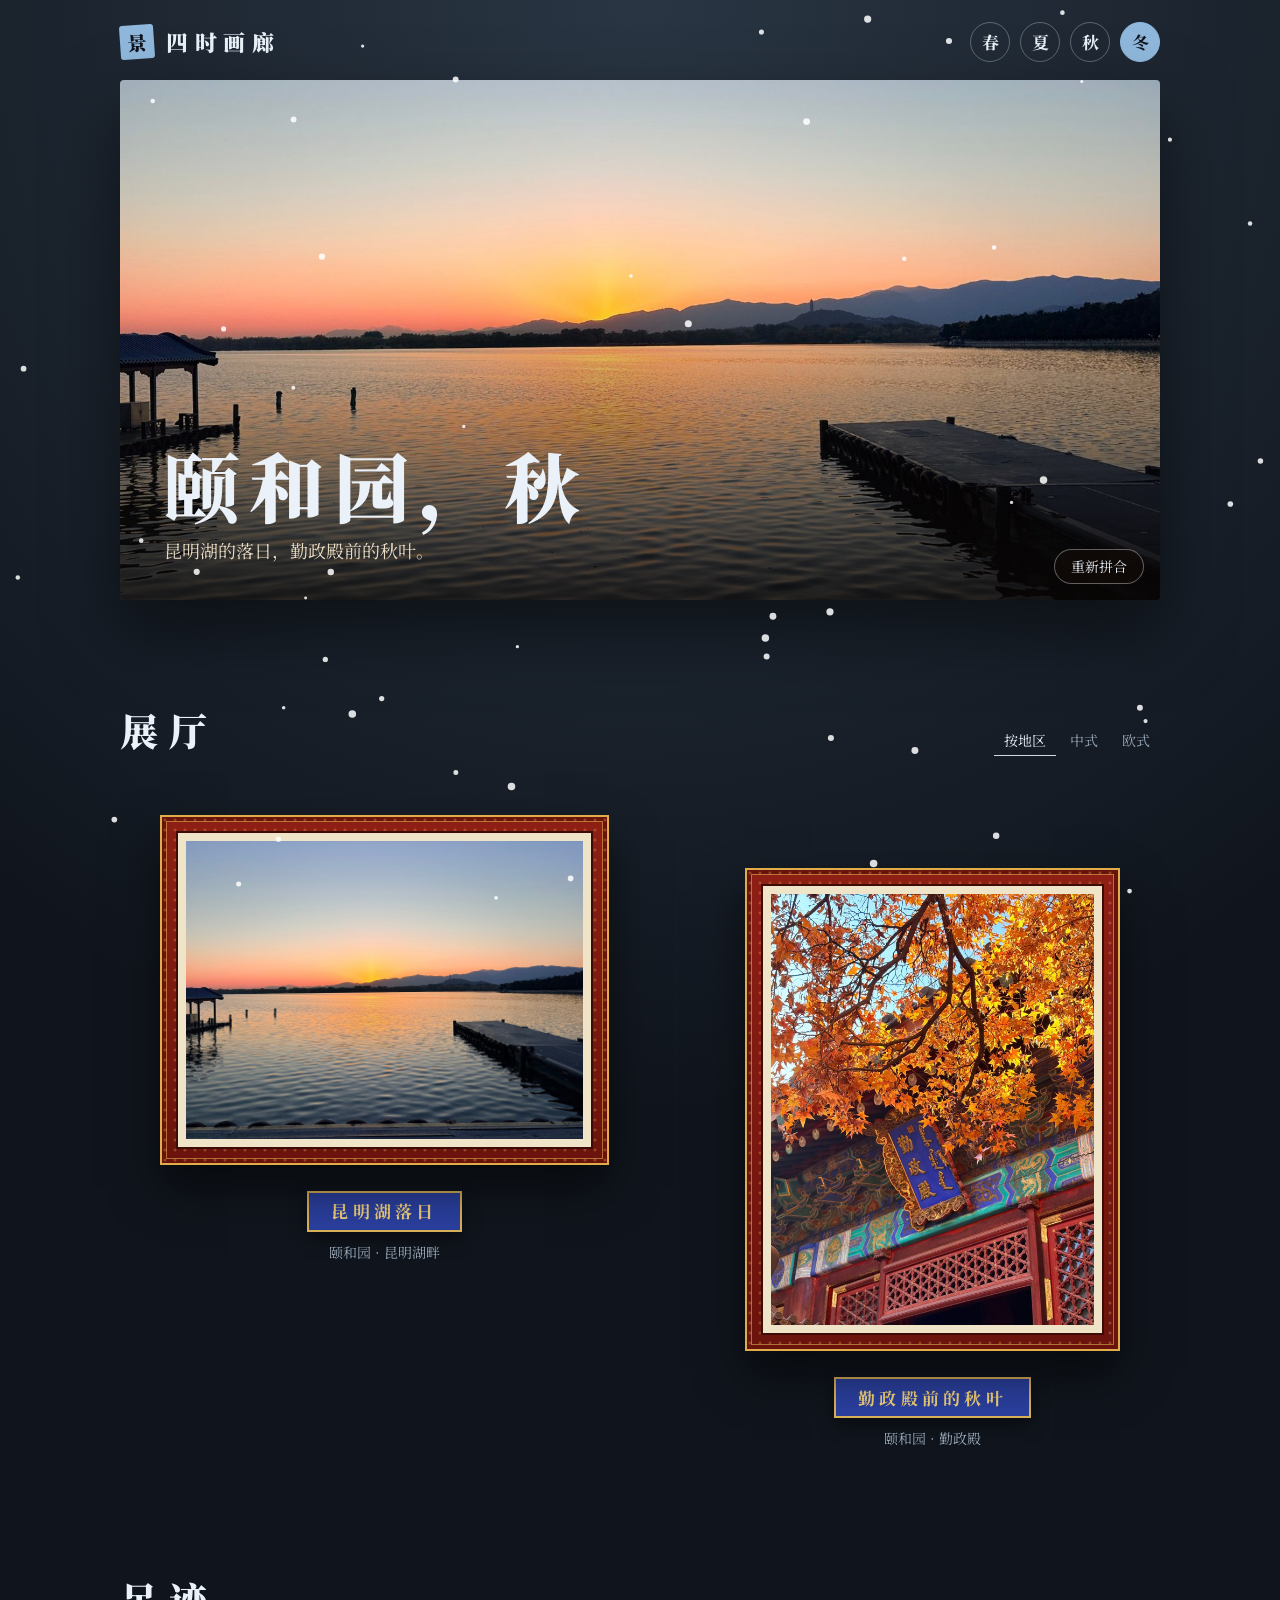
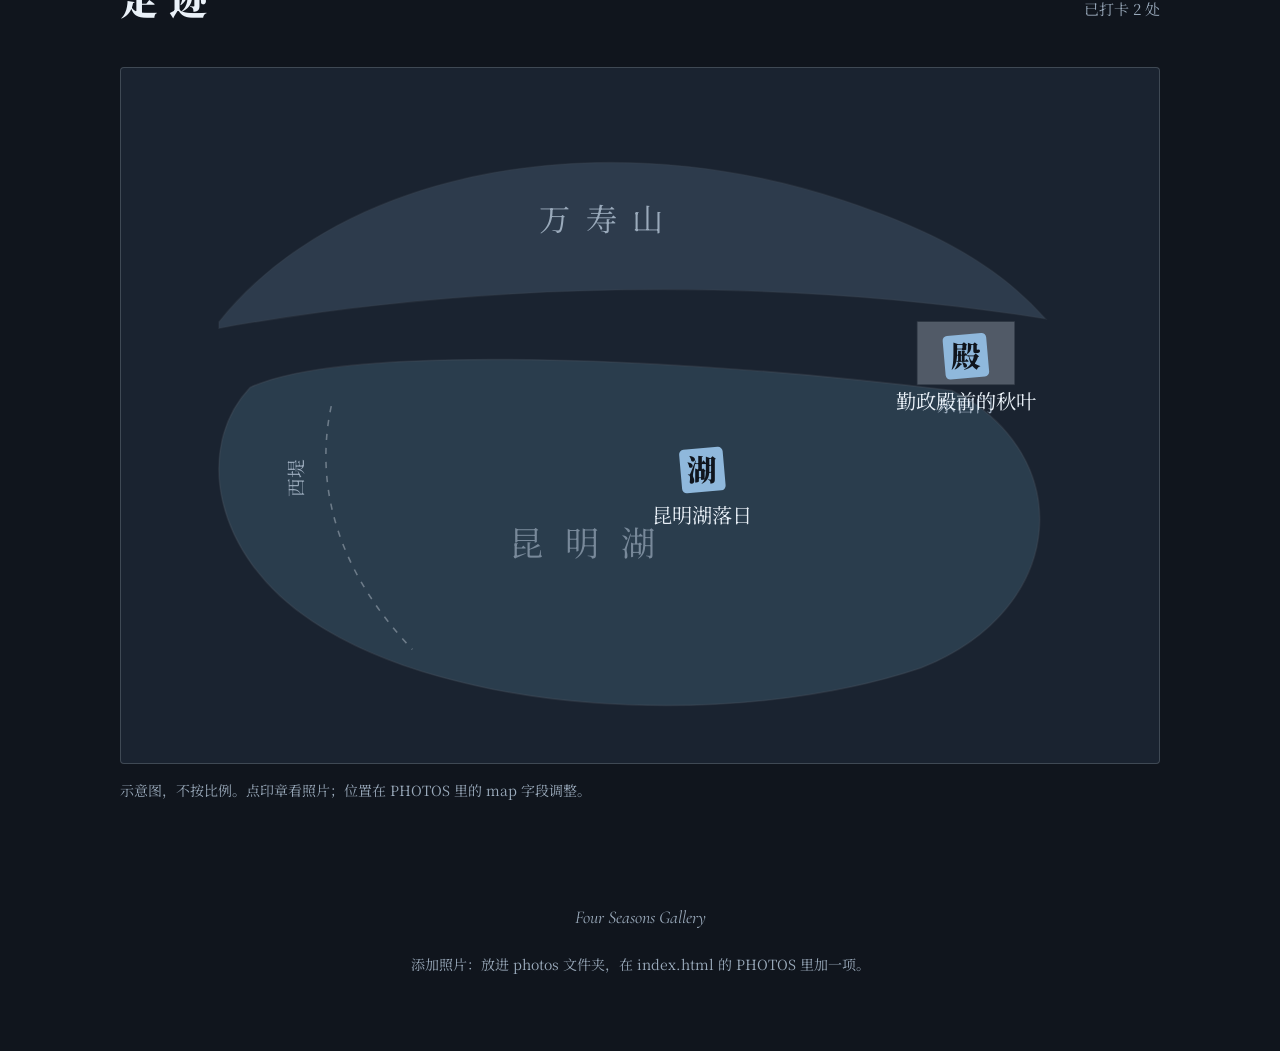
<file: imports/gallery/index.html>
<!DOCTYPE html>
<html lang="zh-CN" data-season="autumn">
<head>
<meta charset="utf-8">
<meta name="viewport" content="width=device-width, initial-scale=1, viewport-fit=cover">
<title>四时画廊</title>
<link rel="icon" href="data:image/svg+xml,<svg xmlns='http://www.w3.org/2000/svg' viewBox='0 0 100 100'><text y='.9em' font-size='90'>🍁</text></svg>">
<link rel="preconnect" href="https://fonts.googleapis.com">
<link href="https://fonts.googleapis.com/css2?family=Noto+Serif+SC:wght@400;700;900&family=Cormorant+Garamond:ital,wght@1,500&display=swap" rel="stylesheet">
<style>
:root{color-scheme:dark;box-sizing:border-box;padding-top:env(safe-area-inset-top,0px);padding-bottom:env(safe-area-inset-bottom,0px);
--serif:"Noto Serif SC","Songti SC","STSong","SimSun",serif;--latin:"Cormorant Garamond",Georgia,serif}
html{scroll-padding-top:env(safe-area-inset-top,0px)}
:root[data-season=autumn]{--bg:#1b1310;--bg2:#2a1b15;--ink:#f4e8d2;--mute:#b9a58c;--accent:#d2452c;--gold:#e0ad4a;--glow:rgba(224,130,50,.22)}
:root[data-season=spring]{--bg:#171519;--bg2:#251f27;--ink:#f6ebee;--mute:#b9a3ab;--accent:#e58aa3;--gold:#e8c3a0;--glow:rgba(229,138,163,.18)}
:root[data-season=summer]{--bg:#0e1a17;--bg2:#162a22;--ink:#e9f2e4;--mute:#9db5a4;--accent:#58b58a;--gold:#d9c36a;--glow:rgba(88,181,138,.18)}
:root[data-season=winter]{--bg:#10151d;--bg2:#1a2330;--ink:#eaf1f8;--mute:#9aaabb;--accent:#8fb8dc;--gold:#cfd9e6;--glow:rgba(143,184,220,.2)}
*,*::before,*::after{box-sizing:inherit}
html,body{margin:0}
body{background:radial-gradient(120% 60% at 50% 0,var(--glow),transparent 70%),var(--bg);color:var(--ink);font:400 17px/1.8 var(--serif);transition:background-color .8s,color .8s;min-height:100vh;overflow-x:hidden}
#fx{position:fixed;inset:0;width:100%;height:100%;pointer-events:none;z-index:5}
header,main,footer{position:relative;z-index:1;max-width:1120px;margin:0 auto;padding:0 clamp(16px,4vw,40px)}
header{display:flex;justify-content:space-between;align-items:center;gap:16px;padding-top:22px;padding-bottom:18px}
.brand{display:flex;align-items:center;gap:12px;font-weight:900;font-size:22px;letter-spacing:.3em}
.seal{display:inline-grid;place-items:center;width:34px;height:34px;background:var(--accent);color:var(--bg);font-size:19px;letter-spacing:0;border-radius:3px;transform:rotate(-4deg);transition:background .8s}
.seasons{display:flex;gap:10px}
button{font:inherit;color:inherit;cursor:pointer}
button:focus-visible,.piece>button:focus-visible,.pin:focus-visible{outline:2px solid var(--gold);outline-offset:3px}
.seasons button{width:40px;height:40px;border-radius:50%;border:1px solid color-mix(in srgb,var(--ink) 30%,transparent);background:transparent;font-weight:700;transition:all .3s}
.seasons button[aria-pressed=true]{background:var(--accent);border-color:var(--accent);color:var(--bg)}
.hero{position:relative;aspect-ratio:16/8;min-height:300px;border-radius:4px;overflow:hidden;box-shadow:0 30px 70px rgba(0,0,0,.5)}
#tiles{position:absolute;inset:0;width:100%;height:100%}
.hero::after{content:"";position:absolute;inset:0;background:linear-gradient(to top,rgba(10,6,4,.78),transparent 55%);pointer-events:none}
.hero-text{position:absolute;left:clamp(16px,4vw,44px);bottom:clamp(14px,3vw,34px);z-index:2}
.hero h1{margin:0;font-weight:900;font-size:clamp(34px,7vw,76px);letter-spacing:.12em;line-height:1.15}
.hero p{margin:.3em 0 0;color:#eadcc4;font-size:clamp(14px,1.6vw,18px)}
.regroup{position:absolute;right:16px;bottom:16px;z-index:2;background:rgba(20,12,8,.55);border:1px solid rgba(255,255,255,.35);border-radius:20px;padding:4px 16px;font-size:14px;backdrop-filter:blur(6px)}
section{padding:clamp(48px,9vw,96px) 0 0}
.sec-head{display:flex;flex-wrap:wrap;align-items:baseline;justify-content:space-between;gap:12px;margin-bottom:34px}
h2{margin:0;font-size:clamp(26px,4vw,38px);font-weight:900;letter-spacing:.3em}
.sub{color:var(--mute);font-size:15px}
.seg{display:flex;gap:4px;font-size:14px}
.seg button{background:none;border:0;border-bottom:1px solid transparent;padding:2px 10px;color:var(--mute)}
.seg button[aria-pressed=true]{color:var(--ink);border-bottom-color:var(--gold)}
.wall{display:flex;flex-wrap:wrap;gap:60px 56px;align-items:flex-start;justify-content:center}
.piece{--ar:1;flex:calc(var(--ar)*10) 1 280px;max-width:calc(var(--ar)*540px);text-align:center}
.piece:nth-child(even){margin-top:70px}
.piece>button{all:unset;display:block;width:100%;cursor:zoom-in}
.frame{position:relative;transition:transform .4s}
.piece>button:hover .frame{transform:translateY(-4px) rotate(-.4deg)}
.frame img{display:block;width:100%;height:auto}
.frame.cn{padding:18px;background:linear-gradient(#8e1f15,#6a130c);box-shadow:inset 0 0 0 2px #e0ad4a,inset 0 0 0 6px #6a130c,inset 0 0 0 7px rgba(224,173,74,.6),0 24px 44px rgba(0,0,0,.55)}
.frame.cn::before{content:"";position:absolute;inset:0;background:radial-gradient(circle,rgba(224,173,74,.7) 1.2px,transparent 1.8px) 0 0/10px 10px;opacity:.45}
.frame.cn .mat{position:relative;padding:8px;background:#efe3c8;box-shadow:0 0 0 2px #3d0c07}
.frame.intl{padding:22px;background:linear-gradient(135deg,#f5dc92,#b7842a 35%,#f0d27c 55%,#8a5f14);box-shadow:inset 0 0 0 2px #5c3d0a,inset 0 0 0 5px rgba(255,240,190,.6),0 24px 44px rgba(0,0,0,.55)}
.frame.intl .mat{padding:16px;background:#f7f3ea;box-shadow:inset 0 0 8px rgba(0,0,0,.4)}
.plaque{display:inline-block;margin-top:26px;padding:.2em 1.3em;background:#2a3f9e;color:#f0cf7a;font-weight:700;letter-spacing:.25em;border:2px solid #d9b25a;outline:2px solid #2a3f9e;outline-offset:-6px;box-shadow:0 8px 18px rgba(0,0,0,.45)}
.place{display:block;margin-top:8px;color:var(--mute);font-size:14px}
.mapbox{background:var(--bg2);border:1px solid color-mix(in srgb,var(--ink) 18%,transparent);border-radius:4px;padding:clamp(8px,2vw,20px);transition:background .8s}
.mapbox svg{display:block;width:100%;height:auto}
.pin{cursor:pointer;transform-box:fill-box;transform-origin:center;transition:transform .25s}
.pin:hover{transform:scale(1.18)}
.map-note{margin:14px 0 0;color:var(--mute);font-size:14px}
footer{padding-top:80px;padding-bottom:60px;color:var(--mute);font-size:14px;text-align:center}
.latin{font-family:var(--latin);font-style:italic;font-size:18px}
dialog{border:0;padding:0;background:transparent;max-width:min(94vw,1000px);max-height:94vh;color:var(--ink);overflow:visible}
dialog::backdrop{background:rgba(8,5,3,.88)}
dialog img{display:block;max-width:100%;max-height:80vh;margin:0 auto;box-shadow:0 20px 60px #000}
dialog p{text-align:center;margin:14px 0 0}
dialog .x{position:absolute;right:0;top:-44px;background:none;border:1px solid rgba(255,255,255,.4);border-radius:50%;width:36px;height:36px}
@media(max-width:640px){.piece:nth-child(even){margin-top:0}.hero{aspect-ratio:4/3}}
@media(prefers-reduced-motion:reduce){*{transition:none!important}}
</style>
</head>
<body>
<canvas id="fx" aria-hidden="true"></canvas>
<header>
  <div class="brand"><span class="seal">景</span>四时画廊</div>
  <div class="seasons" role="group" aria-label="切换季节">
    <button data-s="spring" aria-pressed="false">春</button>
    <button data-s="summer" aria-pressed="false">夏</button>
    <button data-s="autumn" aria-pressed="true">秋</button>
    <button data-s="winter" aria-pressed="false">冬</button>
  </div>
</header>
<main>
  <div class="hero">
    <canvas id="tiles" role="img" aria-label="昆明湖落日"></canvas>
    <div class="hero-text"><h1>颐和园，秋</h1><p>昆明湖的落日，勤政殿前的秋叶。</p></div>
    <button class="regroup" id="regroup">重新拼合</button>
  </div>

  <section id="wall-sec">
    <div class="sec-head">
      <h2>展厅</h2>
      <div class="seg" id="frames" role="group" aria-label="画框风格">
        <button data-f="auto" aria-pressed="true">按地区</button>
        <button data-f="cn" aria-pressed="false">中式</button>
        <button data-f="intl" aria-pressed="false">欧式</button>
      </div>
    </div>
    <div class="wall" id="wall"></div>
  </section>

  <section>
    <div class="sec-head"><h2>足迹</h2><span class="sub" id="count"></span></div>
    <div class="mapbox">
      <svg viewBox="0 0 640 420" role="img" aria-label="颐和园打卡示意图" id="map">
        <path d="M50 150C130 50 300 22 450 72c60 20 100 42 130 76-150-24-340-28-530 6z" fill="var(--accent)" opacity=".16" stroke="var(--ink)" stroke-opacity=".3"/>
        <path d="M70 192C130 164 340 172 520 194c80 40 76 140-20 178-120 40-300 30-390-30C46 300 34 230 70 192z" fill="#5f8fa8" opacity=".24" stroke="var(--ink)" stroke-opacity=".3"/>
        <path d="M122 204c-12 56 8 110 52 156" fill="none" stroke="var(--ink)" stroke-opacity=".35" stroke-dasharray="4 5"/>
        <rect x="498" y="150" width="62" height="40" fill="var(--gold)" opacity=".3" stroke="var(--ink)" stroke-opacity=".3"/>
        <g fill="var(--mute)" font-family="var(--serif)" text-anchor="middle">
          <text x="300" y="92" font-size="20" letter-spacing="10">万寿山</text>
          <text x="290" y="300" font-size="22" letter-spacing="14" opacity=".7">昆明湖</text>
          <text x="104" y="250" font-size="12" transform="rotate(-90 104 250)">西堤</text>
          <text x="529" y="208" font-size="12">东宫门</text>
        </g>
        <g id="pins"></g>
      </svg>
    </div>
    <p class="map-note">示意图，不按比例。点印章看照片；位置在 PHOTOS 里的 map 字段调整。</p>
  </section>
</main>
<footer>
  <p class="latin">Four Seasons Gallery</p>
  <p>添加照片：放进 photos 文件夹，在 index.html 的 PHOTOS 里加一项。</p>
</footer>

<dialog id="lb"><button class="x" aria-label="关闭">✕</button><img alt=""><p></p></dialog>

<script>
// ===== 照片数据：新增照片只需在这里加一项 =====
// region: cn=中式画框 / intl=欧式画框；map: 示意图坐标 [x,y]；seal: 印章上的字；hero: true 用作顶部拼图
const PHOTOS=[
 {src:"photos/kunming-sunset.jpg",title:"昆明湖落日",place:"颐和园 · 昆明湖畔",season:"autumn",region:"cn",ar:4/3,map:[360,245],seal:"湖",hero:true},
 {src:"photos/qinzheng-autumn.jpg",title:"勤政殿前的秋叶",place:"颐和园 · 勤政殿",season:"autumn",region:"cn",ar:3/4,map:[529,172],seal:"殿"}
];
const $=s=>document.querySelector(s),reduce=matchMedia("(prefers-reduced-motion:reduce)").matches;

// ===== 展厅 =====
const wall=$("#wall");let frameMode="auto";
function renderWall(){wall.innerHTML="";PHOTOS.forEach((p,i)=>{
 const f=frameMode==="auto"?p.region:frameMode,el=document.createElement("figure");
 el.className="piece";el.style.setProperty("--ar",p.ar);el.style.margin="";
 el.innerHTML=`<button data-i="${i}" aria-label="查看大图：${p.title}"><div class="frame ${f}"><div class="mat"><img src="${p.src}" alt="${p.title}，${p.place}" loading="lazy"></div></div></button><span class="plaque">${p.title}</span><span class="place">${p.place}</span>`;
 wall.append(el)})}
renderWall();
document.querySelectorAll("#frames button").forEach(b=>b.onclick=()=>{frameMode=b.dataset.f;document.querySelectorAll("#frames button").forEach(x=>x.setAttribute("aria-pressed",x===b));renderWall()});

// ===== 大图 =====
const lb=$("#lb");
function openPhoto(i){const p=PHOTOS[i];lb.querySelector("img").src=p.src;lb.querySelector("img").alt=p.title;lb.querySelector("p").textContent=p.title+"　"+p.place;lb.showModal()}
wall.addEventListener("click",e=>{const b=e.target.closest("button[data-i]");if(b)openPhoto(+b.dataset.i)});
lb.addEventListener("click",e=>{if(e.target===lb||e.target.classList.contains("x"))lb.close()});

// ===== 足迹地图 =====
const NS="http://www.w3.org/2000/svg";
PHOTOS.forEach((p,i)=>{if(!p.map)return;const g=document.createElementNS(NS,"g");g.setAttribute("class","pin");g.setAttribute("tabindex","0");g.setAttribute("role","button");g.setAttribute("aria-label","打卡：打开"+p.title);
 g.innerHTML=`<rect x="${p.map[0]-14}" y="${p.map[1]-14}" width="28" height="28" rx="3" fill="var(--accent)" transform="rotate(-5 ${p.map[0]} ${p.map[1]})"/><text x="${p.map[0]}" y="${p.map[1]+7}" text-anchor="middle" font-size="19" font-weight="900" fill="var(--bg)" font-family="var(--serif)">${p.seal||"印"}</text><text x="${p.map[0]}" y="${p.map[1]+34}" text-anchor="middle" font-size="13" fill="var(--ink)" font-family="var(--serif)">${p.title}</text>`;
 g.onclick=()=>openPhoto(i);g.onkeydown=e=>{if(e.key==="Enter"||e.key===" "){e.preventDefault();openPhoto(i)}};$("#pins").append(g)});
$("#count").textContent=`已打卡 ${PHOTOS.filter(p=>p.map).length} 处`;

// ===== 开场：照片碎片拼合 =====
const tc=$("#tiles"),tx=tc.getContext("2d"),heroP=PHOTOS.find(p=>p.hero)||PHOTOS[0],himg=new Image();
let tiles=[],T0=0,raf=0,TW=0,TH=0;
function setupTiles(){const r=tc.getBoundingClientRect(),d=Math.min(devicePixelRatio||1,2);TW=r.width;TH=r.height;tc.width=TW*d;tc.height=TH*d;tx.setTransform(d,0,0,d,0,0);
 const cols=14,s=TW/cols,rows=Math.ceil(TH/s);tiles=[];
 for(let r_=0;r_<rows;r_++)for(let c=0;c<cols;c++){const cx=c*s+s/2,cy=r_*s+s/2,dist=Math.hypot(cx-TW/2,cy-TH/2)/Math.hypot(TW/2,TH/2);
  tiles.push({x:c*s,y:r_*s,s,delay:dist*.55+Math.random()*.25,ox:(Math.random()-.5)*260,oy:(Math.random()-.5)*260+80,rot:(Math.random()-.5)*1.4})}}
function paint(t){tx.clearRect(0,0,TW,TH);if(!himg.complete||!himg.naturalWidth)return;
 const sc=Math.max(TW/himg.naturalWidth,TH/himg.naturalHeight),ox=(himg.naturalWidth-TW/sc)/2,oy=(himg.naturalHeight-TH/sc)/2;let done=true;
 for(const k of tiles){let p=Math.min(1,Math.max(0,(t-k.delay)/.9));if(p<1)done=false;const e=1-Math.pow(1-p,3);
  tx.save();tx.globalAlpha=e;tx.translate(k.x+k.s/2+k.ox*(1-e),k.y+k.s/2+k.oy*(1-e));tx.rotate(k.rot*(1-e));
  tx.drawImage(himg,ox+k.x/sc,oy+k.y/sc,(k.s+1)/sc,(k.s+1)/sc,-k.s/2,-k.s/2,k.s+1,k.s+1);tx.restore()}
 return done}
function playTiles(){cancelAnimationFrame(raf);setupTiles();if(reduce){paint(9);return}T0=performance.now();
 const loop=n=>{if(!paint((n-T0)/1000))raf=requestAnimationFrame(loop)};raf=requestAnimationFrame(loop)}
himg.onload=playTiles;himg.src=heroP.src;$("#regroup").onclick=playTiles;
let rt;addEventListener("resize",()=>{clearTimeout(rt);rt=setTimeout(()=>{cancelAnimationFrame(raf);setupTiles();paint(9)},150)});

// ===== 季节粒子 =====
const fx=$("#fx"),cx=fx.getContext("2d");let W,H,parts=[],season="autumn",fraf;
const R=(a,b)=>a+Math.random()*(b-a);
const cfg={
 autumn:()=>({s:R(6,13),vy:R(.5,1.3),vx:R(-.4,.5),c:["#e8742a","#f2a53a","#c8412b","#f6c84c"][Math.random()*4|0]}),
 spring:()=>({s:R(4,8),vy:R(.4,1),vx:R(-.3,.6),c:["#f7c6d3","#f2a0b8","#fff0f3"][Math.random()*3|0]}),
 summer:()=>({s:R(1.5,3.2),vy:R(-.25,.25),vx:R(-.25,.25),c:"#e6f27a"}),
 winter:()=>({s:R(1.4,3.8),vy:R(.5,1.5),vx:R(-.3,.3),c:"#ffffff"})};
function sizeFx(){const d=Math.min(devicePixelRatio||1,2);W=innerWidth;H=innerHeight;fx.width=W*d;fx.height=H*d;cx.setTransform(d,0,0,d,0,0)}
function setSeason(s){season=s;document.documentElement.dataset.season=s;
 document.querySelectorAll(".seasons button").forEach(b=>b.setAttribute("aria-pressed",b.dataset.s===s));
 const n=Math.round(Math.min(s==="summer"?30:55,W/22));parts=Array.from({length:n},()=>({...cfg[s](),x:R(0,W),y:R(0,H),r:R(0,6.28),vr:R(-.03,.03),ph:R(0,6.28)}))}
function drawP(p,t){cx.save();cx.translate(p.x,p.y);cx.fillStyle=p.c;
 if(season==="autumn"){cx.rotate(p.r);cx.globalAlpha=.9;cx.beginPath();for(let i=0;i<10;i++){const r=i%2?p.s*.5:p.s,a=i*Math.PI/5;cx.lineTo(Math.cos(a)*r,Math.sin(a)*r)}cx.fill()}
 else if(season==="spring"){cx.rotate(p.r);cx.globalAlpha=.85;cx.beginPath();cx.ellipse(0,0,p.s,p.s*.55,0,0,6.28);cx.fill()}
 else if(season==="summer"){const a=.35+.65*Math.abs(Math.sin(t/900+p.ph));cx.globalAlpha=a*.25;cx.beginPath();cx.arc(0,0,p.s*4,0,6.28);cx.fill();cx.globalAlpha=a;cx.beginPath();cx.arc(0,0,p.s,0,6.28);cx.fill()}
 else{cx.globalAlpha=.85;cx.beginPath();cx.arc(0,0,p.s,0,6.28);cx.fill()}
 cx.restore()}
function tick(t){cx.clearRect(0,0,W,H);for(const p of parts){p.ph+=.012;p.x+=p.vx+Math.sin(p.ph)*(season==="summer"?.35:.5);p.y+=p.vy;p.r+=p.vr;
  if(p.y>H+20){p.y=-20;p.x=R(0,W)}if(p.y<-30)p.y=H+20;if(p.x>W+20)p.x=-20;if(p.x<-20)p.x=W+20;drawP(p,t)}
 fraf=requestAnimationFrame(tick)}
sizeFx();addEventListener("resize",sizeFx);
document.querySelectorAll(".seasons button").forEach(b=>b.onclick=()=>setSeason(b.dataset.s));
const m=new Date().getMonth()+1;setSeason(m>=3&&m<=5?"spring":m>=6&&m<=8?"summer":m>=9&&m<=11?"autumn":"winter");
if(!reduce)fraf=requestAnimationFrame(tick);
</script>
</body>
</html>
</file>
